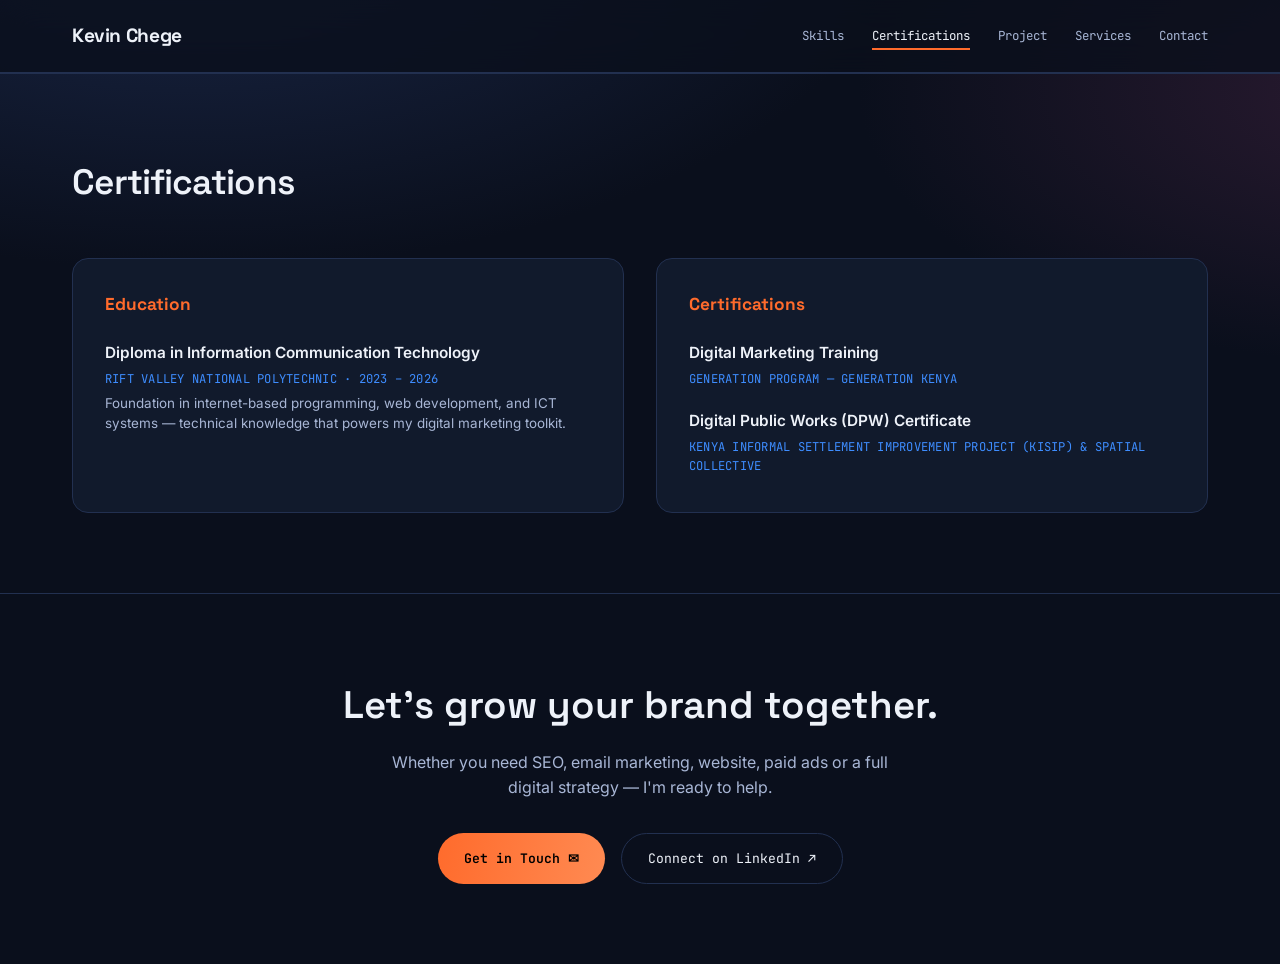
<file: certification.html>
<!DOCTYPE html>
<html lang="en">
<head>
<meta charset="UTF-8">
<meta name="viewport" content="width=device-width, initial-scale=1.0">
<title>Certifications | Kevin Chege</title>
<meta name="description" content="Kevin Chege — Digital marketer specializing in SEO, content strategy, email marketing, paid ads, and web design. Nakuru, Kenya.">
<link rel="preconnect" href="https://fonts.googleapis.com">
<link rel="preconnect" href="https://fonts.gstatic.com" crossorigin>
<link href="https://fonts.googleapis.com/css2?family=Space+Grotesk:wght@400;500;600;700&family=Inter:wght@400;500;600;700&family=JetBrains+Mono:wght@400;500&display=swap" rel="stylesheet">
<link rel="stylesheet" href="style.css">
</head>
<body>

<!-- ════════════════════ NAV ════════════════════ -->
<nav>
  <div class="wrap">
    <a href="index.html" class="logo">Kevin<span> </span>Chege</a>
    <div class="navlinks">
      <a href="skills.html">Skills</a>
      <a href="certification.html" class="active">Certifications</a>
      <a href="project.html">Project</a>
      <a href="services.html">Services</a>
      <a href="#contact">Contact</a>
    </div>
  </div>
</nav>

<!-- ════════════════════ EDUCATION ════════════════════ -->
<section class="section" id="education">
  <div class="wrap">
    <div class="head">
      <h2>Certifications</h2>
    </div>
    <div class="two-col reveal">
      <div class="info-card">
        <h3>Education</h3>
        <div class="info-item">
          <div class="t">Diploma in Information Communication Technology</div>
          <div class="s">RIFT VALLEY NATIONAL POLYTECHNIC · 2023 – 2026</div>
          <div class="d">Foundation in internet-based programming, web development, and ICT systems — technical knowledge that powers my digital marketing toolkit.</div>
        </div>
      </div>
      <div class="info-card">
        <h3>Certifications</h3>
        <div class="info-item">
          <div class="t">Digital Marketing Training</div>
          <div class="s">GENERATION PROGRAM — GENERATION KENYA</div>
        </div>
        <div class="info-item">
          <div class="t">Digital Public Works (DPW) Certificate</div>
          <div class="s">KENYA INFORMAL SETTLEMENT IMPROVEMENT PROJECT (KISIP) &amp; SPATIAL COLLECTIVE</div>
        </div>
      </div>
    </div>
  </div>
</section>

<!-- ════════════════════ CTA BANNER ════════════════════ -->
<section class="cta-banner" id="contact">
  <div class="wrap reveal">
    <h2>Let's grow your brand together.</h2>
    <p>Whether you need SEO, email marketing, website, paid ads or a full digital strategy — I'm ready to help.</p>
    <div class="cta cta-center">
      <a href="mailto:kevinc10189@gmail.com" class="btn btn-primary">Get in Touch ✉</a>
      <a href="https://www.linkedin.com/in/kevin-chege1" target="_blank" rel="noopener" class="btn btn-ghost">Connect on LinkedIn ↗</a>
    </div>
  </div>
</section>

<!-- ════════════════════ SCROLL REVEAL SCRIPT ════════════════════ -->
<script>
  document.addEventListener('DOMContentLoaded', () => {
    const reveals = document.querySelectorAll('.reveal');
    const observer = new IntersectionObserver((entries) => {
      entries.forEach(entry => {
        if (entry.isIntersecting) {
          entry.target.classList.add('visible');
        }
      });
    }, { threshold: 0.1 });
    reveals.forEach(el => observer.observe(el));
  });
</script>

</body>
</html>
</file>
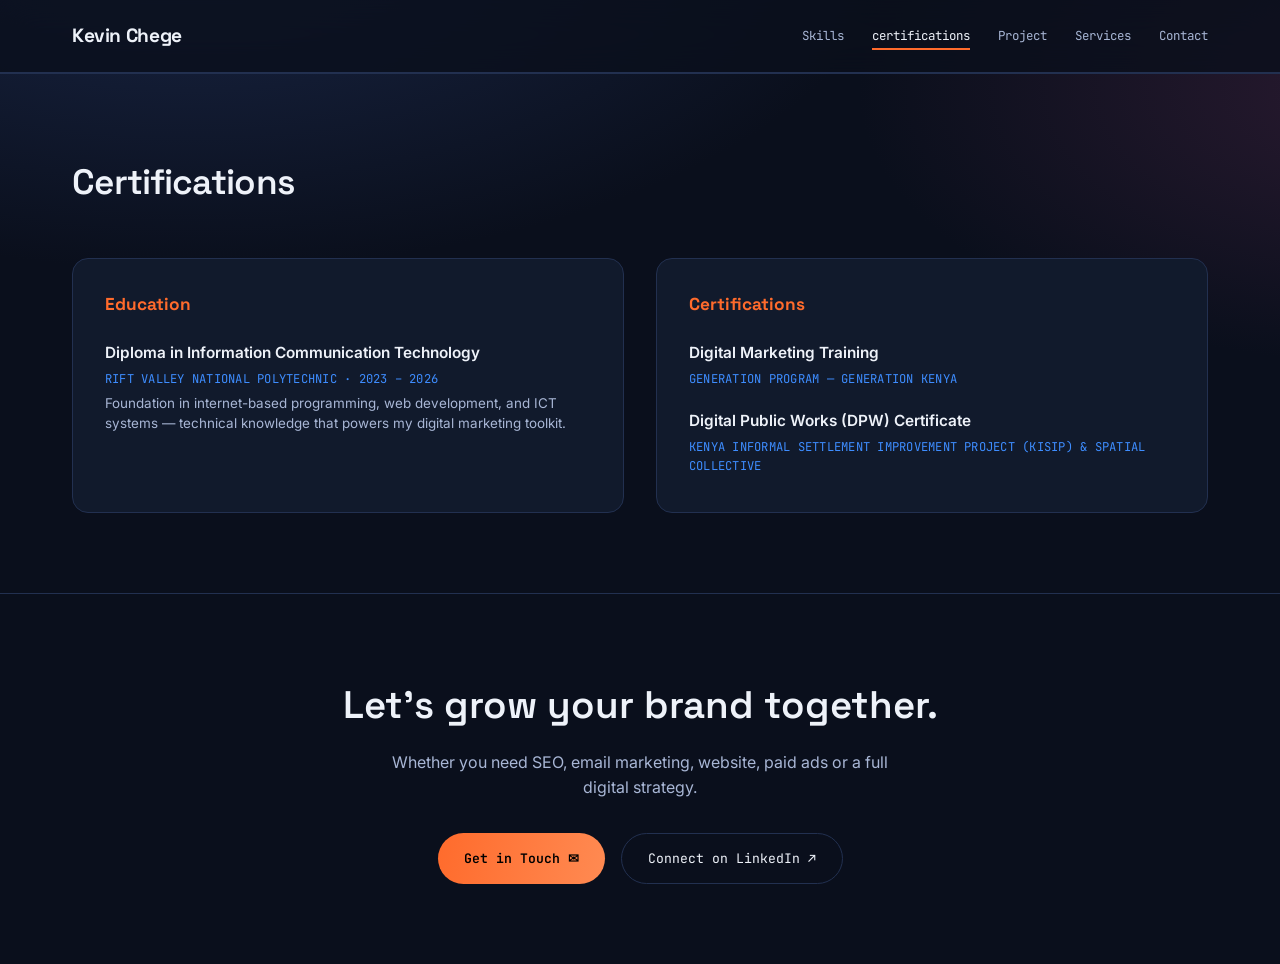
<file: experience.html>
<!DOCTYPE html>
<html lang="en">
<head>
<meta charset="UTF-8">
<meta name="viewport" content="width=device-width, initial-scale=1.0">
<title>Certifications | Kevin Chege</title>
<meta name="description" content="Kevin Chege — Digital marketer specializing in SEO, content strategy, email marketing, paid ads, and web design. Nakuru, Kenya.">
<link rel="preconnect" href="https://fonts.googleapis.com">
<link rel="preconnect" href="https://fonts.gstatic.com" crossorigin>
<link href="https://fonts.googleapis.com/css2?family=Space+Grotesk:wght@400;500;600;700&family=Inter:wght@400;500;600;700&family=JetBrains+Mono:wght@400;500&display=swap" rel="stylesheet">
<link rel="stylesheet" href="style.css">
</head>
<body>

<!-- ════════════════════ NAV ════════════════════ -->
<nav>
  <div class="wrap">
    <a href="index.html" class="logo">Kevin<span> </span>Chege</a>
    <div class="navlinks">
      <a href="skills.html">Skills</a>
      <a href="certification.html" class="active">certifications</a>
      <a href="project.html">Project</a>
      <a href="services.html">Services</a>
      <a href="#contact">Contact</a>
    </div>
  </div>
</nav>

<!-- ════════════════════ EDUCATION ════════════════════ -->
<section class="section" id="education">
  <div class="wrap">
    <div class="head">
      <h2>Certifications</h2>
    </div>
    <div class="two-col reveal">
      <div class="info-card">
        <h3>Education</h3>
        <div class="info-item">
          <div class="t">Diploma in Information Communication Technology</div>
          <div class="s">RIFT VALLEY NATIONAL POLYTECHNIC · 2023 – 2026</div>
          <div class="d">Foundation in internet-based programming, web development, and ICT systems — technical knowledge that powers my digital marketing toolkit.</div>
        </div>
      </div>
      <div class="info-card">
        <h3>Certifications</h3>
        <div class="info-item">
          <div class="t">Digital Marketing Training</div>
          <div class="s">GENERATION PROGRAM — GENERATION KENYA</div>
        </div>
        <div class="info-item">
          <div class="t">Digital Public Works (DPW) Certificate</div>
          <div class="s">KENYA INFORMAL SETTLEMENT IMPROVEMENT PROJECT (KISIP) &amp; SPATIAL COLLECTIVE</div>
        </div>
      </div>
    </div>
  </div>
</section>

<!-- ════════════════════ CTA BANNER ════════════════════ -->
<section class="cta-banner" id="contact">
  <div class="wrap reveal">
    <h2>Let's grow your brand together.</h2>
    <p>Whether you need SEO, email marketing, website, paid ads or a full digital strategy.</p>
    <div class="cta cta-center">
      <a href="mailto:kevinc10189@gmail.com" class="btn btn-primary">Get in Touch ✉</a>
      <a href="https://www.linkedin.com/in/kevin-chege1" target="_blank" rel="noopener" class="btn btn-ghost">Connect on LinkedIn ↗</a>
    </div>
  </div>
</section>

<!-- ════════════════════ SCROLL REVEAL SCRIPT ════════════════════ -->
<script>
  document.addEventListener('DOMContentLoaded', () => {
    const reveals = document.querySelectorAll('.reveal');
    const observer = new IntersectionObserver((entries) => {
      entries.forEach(entry => {
        if (entry.isIntersecting) {
          entry.target.classList.add('visible');
        }
      });
    }, { threshold: 0.1 });
    reveals.forEach(el => observer.observe(el));
  });
</script>

</body>
</html>
</file>
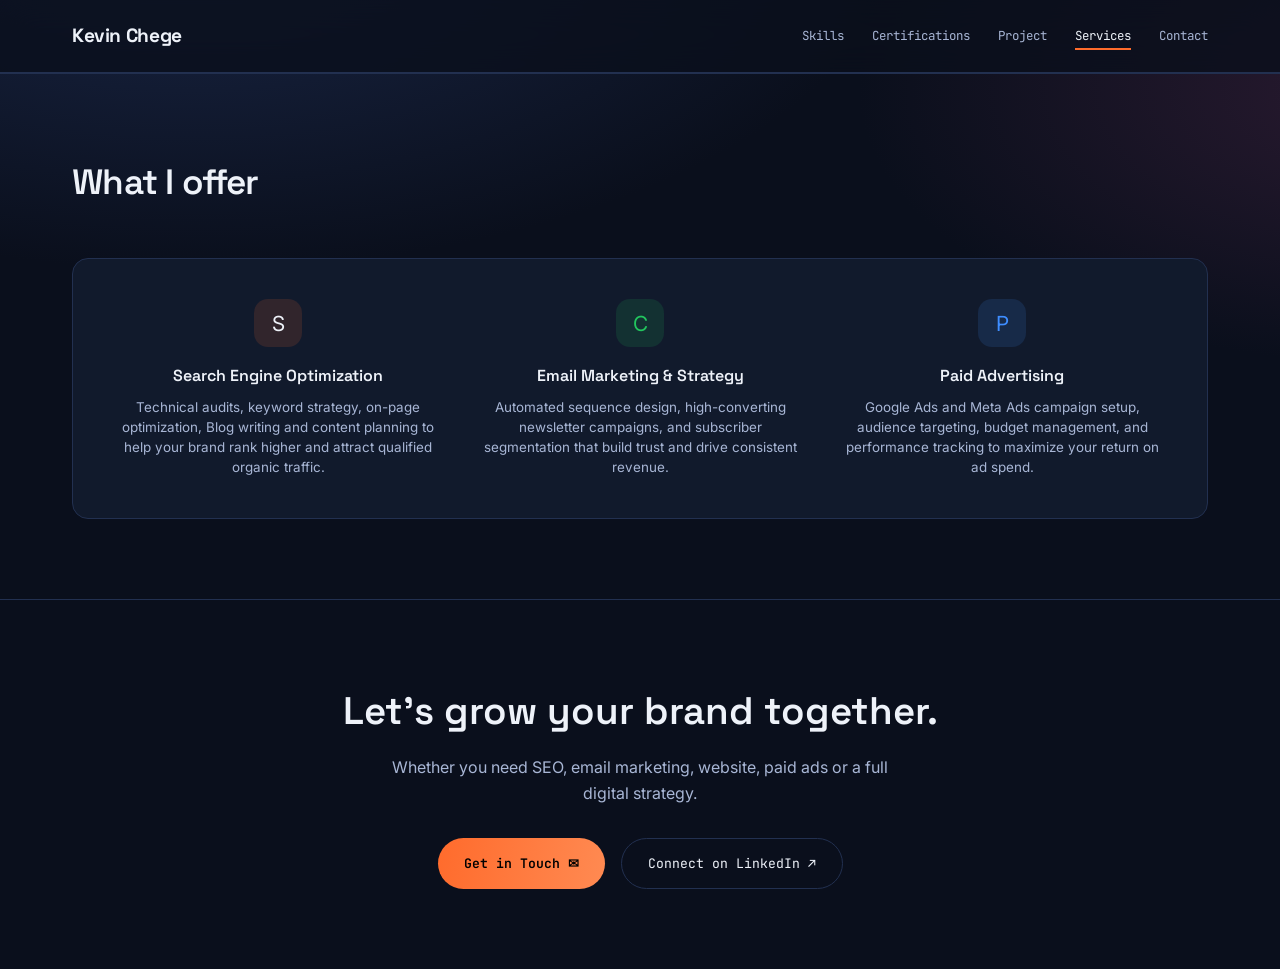
<file: services.html>
<!DOCTYPE html>
<html lang="en">
<head>
<meta charset="UTF-8">
<meta name="viewport" content="width=device-width, initial-scale=1.0">
<title>Services | Kevin Chege</title>
<meta name="description" content="Kevin Chege — Digital marketer specializing in SEO, content strategy, email marketing, paid ads, and web design. Nakuru, Kenya.">
<link rel="preconnect" href="https://fonts.googleapis.com">
<link rel="preconnect" href="https://fonts.gstatic.com" crossorigin>
<link href="https://fonts.googleapis.com/css2?family=Space+Grotesk:wght@400;500;600;700&family=Inter:wght@400;500;600;700&family=JetBrains+Mono:wght@400;500&display=swap" rel="stylesheet">
<link rel="stylesheet" href="style.css">
</head>
<body>

<!-- ════════════════════ NAV ════════════════════ -->
<nav>
  <div class="wrap">
    <a href="index.html" class="logo">Kevin<span> </span>Chege</a>
    <div class="navlinks">
      <a href="skills.html">Skills</a>
      <a href="certification.html">Certifications</a>
      <a href="project.html">Project</a>
      <a href="services.html" class="active">Services</a>
      <a href="#contact">Contact</a>
    </div>
  </div>
</nav>

<!-- ════════════════════ SERVICES ════════════════════ -->
<section class="section" id="services">
  <div class="wrap">
    <div class="head">
      <h2>What I offer</h2>
    </div>
    <div class="services reveal">
      <div class="service">
        <div class="dot orange">S</div>
        <h4>Search Engine Optimization</h4>
        <p>Technical audits, keyword strategy, on-page optimization, Blog writing and content planning to help your brand rank higher and attract qualified organic traffic.</p>
      </div>

      <div class="service">
        <div class="dot dot-green">C</div>
        <h4>Email Marketing &amp; Strategy</h4>
        <p>Automated sequence design, high-converting newsletter campaigns, and subscriber segmentation that build trust and drive consistent revenue.</p>
      </div>
        <div class="service">
        <div class="dot dot-blue">P</div>
        <h4>Paid Advertising</h4>
        <p>Google Ads and Meta Ads campaign setup, audience targeting, budget management, and performance tracking to maximize your return on ad spend.</p>
      </div>
    </div>
  </div>
</section>

<!-- ════════════════════ CTA BANNER ════════════════════ -->
<section class="cta-banner" id="contact">
  <div class="wrap reveal">
    <h2>Let's grow your brand together.</h2>
    <p>Whether you need SEO, email marketing, website, paid ads or a full digital strategy.</p>
    <div class="cta cta-center">
      <a href="Email:kevinc10189@gmail.com" class="btn btn-primary">Get in Touch ✉</a>
      <a href="https://www.linkedin.com/in/kevin-chege1" target="_blank" rel="noopener" class="btn btn-ghost">Connect on LinkedIn ↗</a>
    </div>
  </div>
</section>

<!-- ════════════════════ SCROLL REVEAL SCRIPT ════════════════════ -->
<script>
  document.addEventListener('DOMContentLoaded', () => {
    const reveals = document.querySelectorAll('.reveal');
    const observer = new IntersectionObserver((entries) => {
      entries.forEach(entry => {
        if (entry.isIntersecting) {
          entry.target.classList.add('visible');
        }
      });
    }, { threshold: 0.1 });
    reveals.forEach(el => observer.observe(el));
  });
</script>

</body>
</html>
</file>
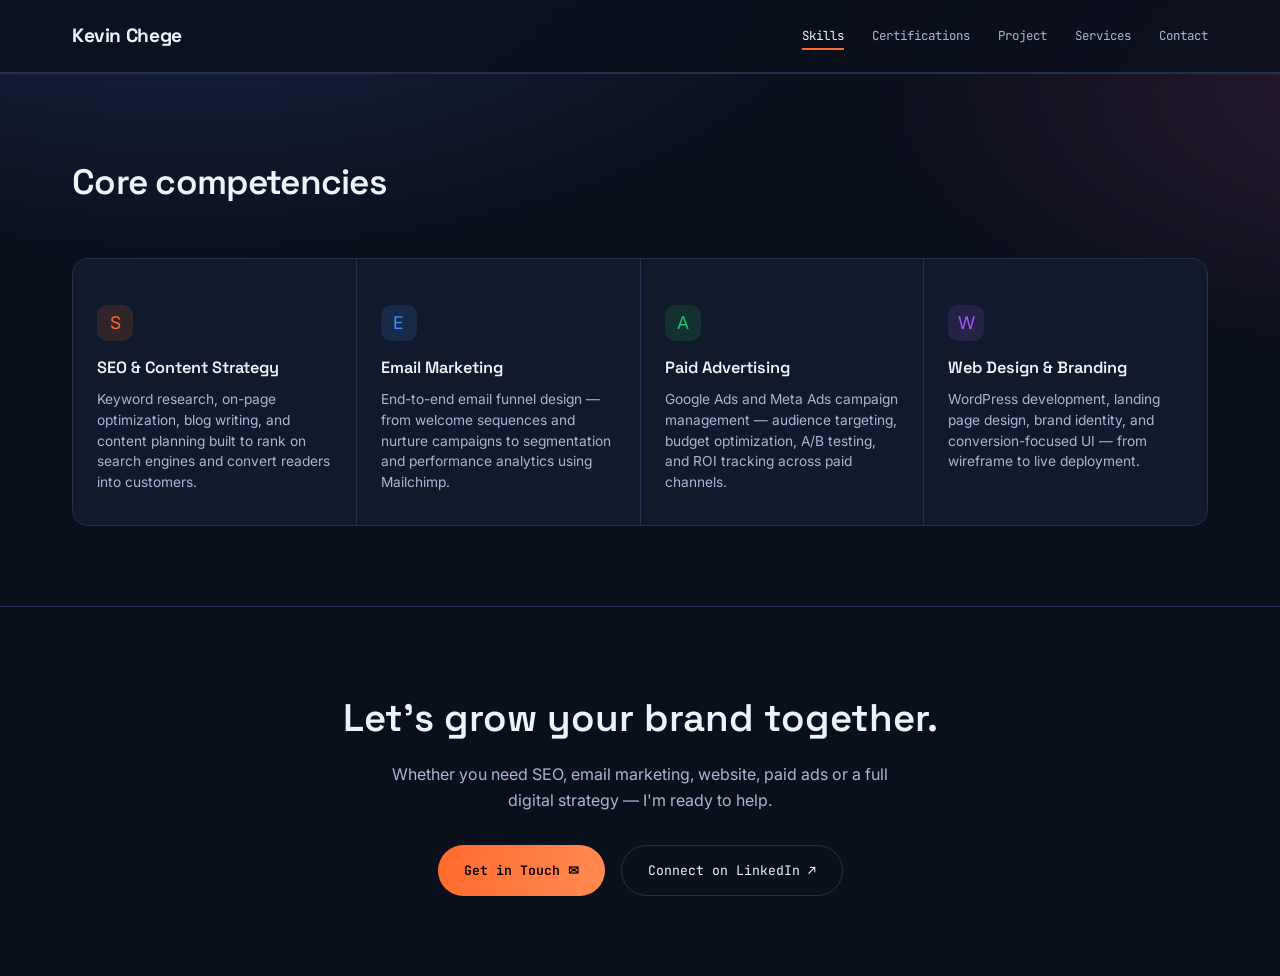
<file: skills.html>
<!DOCTYPE html>
<html lang="en">
<head>
<meta charset="UTF-8">
<meta name="viewport" content="width=device-width, initial-scale=1.0">
<title>Skills | Kevin Chege</title>
<meta name="description" content="Kevin Chege — Digital marketer specializing in SEO, content strategy, email marketing, paid ads, and web design. Nakuru, Kenya.">
<link rel="preconnect" href="https://fonts.googleapis.com">
<link rel="preconnect" href="https://fonts.gstatic.com" crossorigin>
<link href="https://fonts.googleapis.com/css2?family=Space+Grotesk:wght@400;500;600;700&family=Inter:wght@400;500;600;700&family=JetBrains+Mono:wght@400;500&display=swap" rel="stylesheet">
<link rel="stylesheet" href="style.css">
</head>
<body>

<!-- ════════════════════ NAV ════════════════════ -->
<nav>
  <div class="wrap">
    <a href="index.html" class="logo">Kevin<span> </span>Chege</a>
    <div class="navlinks">
      <a href="skills.html" class="active">Skills</a>
      <a href="certification.html">Certifications</a>
      <a href="project.html">Project</a>
      <a href="services.html">Services</a>
      <a href="#contact">Contact</a>
    </div>
  </div>
</nav>

<!-- ════════════════════ SKILLS ════════════════════ -->
<section class="section" id="skills">
  <div class="wrap">
    <div class="head">
      <h2>Core competencies</h2>
    </div>
    <div class="cap-grid reveal">
      <div class="cap">
        <div class="icon orange">S</div>
        <h3>SEO &amp; Content Strategy</h3>
        <p>Keyword research, on-page optimization, blog writing, and content planning built to rank on search engines and convert readers into customers.</p>
      </div>
      <div class="cap">
        <div class="icon blue">E</div>
        <h3>Email Marketing</h3>
        <p>End-to-end email funnel design — from welcome sequences and nurture campaigns to segmentation and performance analytics using Mailchimp.</p>
      </div>
      <div class="cap">
        <div class="icon green">A</div>
        <h3>Paid Advertising</h3>
        <p>Google Ads and Meta Ads campaign management — audience targeting, budget optimization, A/B testing, and ROI tracking across paid channels.</p>
      </div>
      <div class="cap">
        <div class="icon purple">W</div>
        <h3>Web Design &amp; Branding</h3>
        <p>WordPress development, landing page design, brand identity, and conversion-focused UI — from wireframe to live deployment.</p>
      </div>
    </div>
  </div>
</section>

<!-- ════════════════════ CTA BANNER ════════════════════ -->
<section class="cta-banner" id="contact">
  <div class="wrap reveal">
    <h2>Let's grow your brand together.</h2>
    <p>Whether you need SEO, email marketing, website, paid ads or a full digital strategy — I'm ready to help.</p>
    <div class="cta cta-center">
      <a href="Email:kevinc10189@gmail.com" class="btn btn-primary">Get in Touch ✉</a>
      <a href="https://www.linkedin.com/in/kevin-chege1" target="_blank" rel="noopener" class="btn btn-ghost">Connect on LinkedIn ↗</a>
    </div>
  </div>
</section>

<!-- ════════════════════ SCROLL REVEAL SCRIPT ════════════════════ -->
<script>
  document.addEventListener('DOMContentLoaded', () => {
    const reveals = document.querySelectorAll('.reveal');
    const observer = new IntersectionObserver((entries) => {
      entries.forEach(entry => {
        if (entry.isIntersecting) {
          entry.target.classList.add('visible');
        }
      });
    }, { threshold: 0.1 });
    reveals.forEach(el => observer.observe(el));
  });
</script>

</body>
</html>
</file>
<file: style.css>
:root{
    --bg: #0A0F1C;
    --panel: #111A2C;
    --panel-2: #16213A;
    --panel-3: #1B2A44;
    --line: #223050;
    --line-light: #2D3F60;
    --orange: #FF6B2C;
    --orange-light: #FF8A52;
    --orange-soft: #FF6B2C22;
    --blue: #3E8DFF;
    --blue-soft: #3E8DFF22;
    --green: #22C55E;
    --green-soft: #22C55E22;
    --purple: #A855F7;
    --purple-soft: #A855F722;
    --text: #EEF2F9;
    --muted: #A8B6D5;
    --mono: 'JetBrains Mono', monospace;
    --display: 'Space Grotesk', sans-serif;
    --body: 'Inter', sans-serif;
    --radius: 16px;
    --shadow: 0 4px 24px rgba(0,0,0,0.3);
  }
  *{margin:0;padding:0;box-sizing:border-box;}
  html{scroll-behavior:smooth;}
  body{
    background-color: var(--bg);
    background-image:
      radial-gradient(1200px 600px at 15% -10%, #1a2748 0%, transparent 60%),
      radial-gradient(1000px 500px at 110% 10%, #2a1a30 0%, transparent 55%);
    background-attachment: fixed;
    color:var(--text);
    font-family:var(--body);
    line-height:1.6;
    overflow-x:hidden;
  }
  a{color:inherit;text-decoration:none;}
  img{max-width:100%;display:block;}
  .wrap{max-width:1200px;margin:0 auto;padding:0 32px;}
  ::selection{background:var(--orange);color:#0A0F1C;}

  /* ─── NAV ─── */
  nav{
    position:sticky;top:0;z-index:50;
    backdrop-filter:blur(16px);
    background:rgba(10,15,28,0.8);
    border-bottom:1px solid var(--line);
    transition:background .3s;
  }
  nav .wrap{display:flex;align-items:center;justify-content:space-between;height:72px;}
  .logo{font-family:var(--display);font-weight:700;font-size:1.2rem;letter-spacing:-0.02em;}
  .logo span{color:var(--orange);}
  .navlinks{display:flex;gap:28px;font-family:var(--mono);font-size:0.78rem;color:var(--muted);}
  .navlinks a{transition:color .2s;position:relative;}
  .navlinks a:hover{color:var(--text);}
  .navlinks a::after{
    content:"";position:absolute;bottom:-4px;left:0;width:0;height:2px;
    background:var(--orange);transition:width .3s;
  }
  .navlinks a:hover::after{width:100%;}
  @media(max-width:640px){
    /* Phone: keep name and links on one row; text scales down with screen width so nothing overlaps */
    nav .wrap{height:64px;padding:0 12px;gap:8px;flex-wrap:nowrap;}
    .logo{font-size:clamp(0.8rem,3.8vw,1.2rem);white-space:nowrap;}
    .navlinks{gap:2vw;font-size:clamp(0.45rem,2.3vw,0.7rem);white-space:nowrap;}
  }

  /* ─── HERO ─── */
  .hero{position:relative;padding:100px 0 80px;overflow:hidden;}
  .hero .wrap{display:grid;grid-template-columns:1fr auto;gap:60px;align-items:center;}
  @media(max-width:1024px){
    .hero .wrap{grid-template-columns:1fr;text-align:center;}
    .hero .cta{justify-content:center;}
    .hero p.sub{margin-left:auto;margin-right:auto;}
    .hero .eyebrow{justify-content:center;}
  }

  .eyebrow{
    font-family:var(--mono);font-size:0.78rem;letter-spacing:0.12em;
    color:var(--orange);text-transform:uppercase;
    display:inline-flex;align-items:center;gap:10px;margin-bottom:22px;
  }
  .eyebrow::before{content:"";width:8px;height:8px;border-radius:50%;background:var(--blue);box-shadow:0 0 12px var(--blue);}

  .hero h1{
    font-family:var(--display);font-weight:700;
    font-size:clamp(2.4rem, 5.5vw, 4.2rem);
    letter-spacing:-0.03em;line-height:1.05;
  }
  .hero h1 .grad{
    color:var(--orange); /* fallback for browsers without background-clip support */
    background:linear-gradient(100deg, var(--orange), var(--blue));
    -webkit-background-clip:text;background-clip:text;
    -webkit-text-fill-color:transparent;
  }
  .hero p.sub{
    margin-top:24px;max-width:560px;color:var(--muted);font-size:1.05rem;
  }
  .hero .cta{display:flex;gap:16px;margin-top:36px;flex-wrap:wrap;}
  .btn{
    font-family:var(--mono);font-size:0.82rem;padding:14px 26px;border-radius:999px;
    display:inline-flex;align-items:center;gap:8px;transition:transform .2s, box-shadow .2s;
    border:1px solid var(--line);cursor:pointer;
  }
  .btn-primary{background:linear-gradient(100deg, var(--orange), var(--orange-light));color:#000000;font-weight:600;border:none;}
  .btn-primary:hover{transform:translateY(-2px);box-shadow:0 12px 36px -10px rgba(255,107,44,0.4);}
  .btn-ghost{color:var(--text);}
  .btn-ghost:hover{border-color:var(--blue);color:var(--blue);transform:translateY(-2px);}

  /* ─── PHOTO PLACEHOLDER ─── */
  .photo-frame{
    width:100%;max-width:280px;aspect-ratio:4/5;border-radius:20px;overflow:hidden;position:relative;
    border:2px solid var(--line);background:var(--panel);
    box-shadow:0 0 0 1px var(--line-light), var(--shadow);
    transition:transform .3s, border-color .3s;
  }
  .photo-frame:hover{transform:translateY(-4px);border-color:var(--orange);}
  .photo-frame .placeholder{
    display:flex;flex-direction:column;align-items:center;justify-content:center;
    height:100%;text-align:center;padding:24px;
    background:
      linear-gradient(135deg, var(--panel) 0%, var(--panel-3) 100%);
  }
  .photo-frame .avatar-icon{
    width:120px;height:120px;border-radius:50%;
    border:2px dashed var(--line-light);
    display:flex;align-items:center;justify-content:center;
    margin-bottom:20px;
    background:var(--panel-2);
  }
  .photo-frame .avatar-icon svg{width:48px;height:48px;color:var(--muted);opacity:0.5;}
  .photo-frame .placeholder p{
    font-family:var(--mono);font-size:0.7rem;color:var(--muted);
    letter-spacing:0.05em;line-height:1.6;
  }
  .photo-frame .placeholder .label{
    font-family:var(--display);font-size:0.85rem;font-weight:600;
    color:var(--text);margin-bottom:6px;
  }
  .photo-frame .placeholder .tag{
    display:inline-block;margin-top:12px;
    font-family:var(--mono);font-size:0.65rem;
    padding:4px 10px;border-radius:999px;
    border:1px dashed var(--orange);color:var(--orange);
    background:var(--orange-soft);
  }
  @media(max-width:1024px){
    .photo-frame{max-width:220px;margin:0 auto;}
  }

  /* ─── METRICS BAR ─── */
  .metrics{
    padding:0 0 80px;
  }
  .metrics-inner{
    display:grid;grid-template-columns:repeat(4,1fr);gap:1px;
    background:var(--line);border:1px solid var(--line);border-radius:var(--radius);overflow:hidden;
  }
  @media(max-width:768px){.metrics-inner{grid-template-columns:repeat(2,1fr);}}
  .metric{
    background:var(--panel);padding:28px 20px;text-align:center;
    transition:background .2s;
  }
  .metric:hover{background:var(--panel-2);}
  .metric .val{font-family:var(--display);font-weight:700;font-size:2rem;color:var(--orange);}
  .metric .lbl{font-family:var(--mono);font-size:0.72rem;color:var(--muted);margin-top:6px;letter-spacing:0.04em;text-transform:uppercase;}



  /* ─── SECTION HEADS ─── */
  .section{padding:80px 0;border-top:1px solid var(--line);}
  .head{display:flex;align-items:baseline;justify-content:space-between;gap:20px;margin-bottom:48px;flex-wrap:wrap;}
  .head h2{font-family:var(--display);font-size:clamp(1.6rem,3vw,2.2rem);font-weight:600;letter-spacing:-0.02em;}
  .head .idx{font-family:var(--mono);font-size:0.78rem;color:var(--muted);letter-spacing:0.06em;}

  /* ─── CAPABILITIES ─── */
  .cap-grid{display:grid;grid-template-columns:repeat(4,1fr);gap:1px;background:var(--line);border:1px solid var(--line);border-radius:var(--radius);overflow:hidden;}
  @media (max-width:1024px){.cap-grid{grid-template-columns:repeat(2,1fr);}}
  @media (max-width:640px){.cap-grid{grid-template-columns:1fr;}}
  .cap{background:var(--panel);padding:32px 24px;transition:background .25s;}
  .cap:hover{background:var(--panel-2);}
  .cap .num{font-family:var(--mono);color:var(--orange);font-size:0.75rem;letter-spacing:0.04em;}
  .cap .icon{width:36px;height:36px;margin-top:14px;border-radius:10px;display:flex;align-items:center;justify-content:center;font-size:1.1rem;}
  .cap .icon.orange{background:var(--orange-soft);color:var(--orange);}
  .cap .icon.blue{background:var(--blue-soft);color:var(--blue);}
  .cap .icon.green{background:var(--green-soft);color:var(--green);}
  .cap .icon.purple{background:var(--purple-soft);color:var(--purple);}
  .cap h3{font-family:var(--display);margin-top:14px;font-size:1.02rem;font-weight:600;}
  .cap p{margin-top:8px;color:var(--muted);font-size:0.86rem;line-height:1.5;}


  /* ─── FEATURED CLIENT ─── */
  .client-card{
    background:var(--panel);border:1px solid var(--line);border-radius:20px;
    padding:48px;display:grid;grid-template-columns:1fr 1fr;gap:44px;align-items:center;
  }
  @media (max-width:1024px){.client-card{grid-template-columns:1fr;padding:28px;}}
  .client-card .tag{
    font-family:var(--mono);font-size:0.72rem;color:var(--green);
    letter-spacing:.08em;text-transform:uppercase;
    display:inline-block;padding:4px 10px;border-radius:6px;
    background:var(--green-soft);border:1px solid rgba(34,197,94,0.15);
  }

  /* ─── PROJECT CARDS ─── */
  .proj{
    display:grid;grid-template-columns:0.9fr 1.1fr;gap:0;
    background:var(--panel);border:1px solid var(--line);border-radius:20px;
    overflow:hidden;margin-bottom:28px;transition:border-color .3s;
  }
  .proj:hover{border-color:var(--line-light);}
  .proj:nth-child(even){grid-template-columns:1.1fr 0.9fr;}
  @media (max-width:768px){.proj, .proj:nth-child(even){grid-template-columns:1fr;}}
  .proj .media{position:relative;background:#0d1424;min-height:230px;overflow:hidden;}
  .proj:nth-child(even) .media{order:2;}
  .proj .media img{width:100%;height:100%;object-fit:cover;min-height:230px;transition:transform .4s;}
  .proj:hover .media img{transform:scale(1.04);}
  .proj .media::after{
    content:"";position:absolute;inset:0;
    background:linear-gradient(160deg, transparent 40%, #0A0F1Ccc);
  }
  .proj .body{padding:38px;display:flex;flex-direction:column;justify-content:center;}
  .proj .kicker{font-family:var(--mono);font-size:0.72rem;color:var(--orange);letter-spacing:.08em;margin-bottom:12px;text-transform:uppercase;}
  .proj h3{font-family:var(--display);font-size:1.4rem;font-weight:600;margin-bottom:12px;line-height:1.3;}
  .proj p{color:var(--muted);font-size:0.92rem;margin-bottom:10px;line-height:1.5;}
  .proj .links{display:flex;gap:12px;flex-wrap:wrap;margin-top:16px;}
  .proj .links a{
    font-family:var(--mono);font-size:0.76rem;padding:9px 16px;border-radius:999px;
    border:1px solid var(--line);transition:.2s;
  }
  .proj .links a:hover{border-color:var(--blue);color:var(--blue);}

  /* ─── SERVICES STRIP ─── */
  .services{
    background:var(--panel);border:1px solid var(--line);border-radius:var(--radius);
    padding:40px;display:grid;grid-template-columns:repeat(3,1fr);gap:32px;
  }
  @media(max-width:768px){.services{grid-template-columns:1fr;padding:28px;}}
  .service{text-align:center;}
  .service .dot{width:48px;height:48px;border-radius:14px;display:flex;align-items:center;justify-content:center;margin:0 auto 16px;font-size:1.3rem;}
  .service h4{font-family:var(--display);font-size:1rem;font-weight:600;margin-bottom:8px;}
  .service p{color:var(--muted);font-size:0.84rem;line-height:1.5;}

  /* ─── EDU / CERTS / TOOLS ─── */
  .two-col{display:grid;grid-template-columns:1fr 1fr;gap:32px;}
  @media (max-width:768px){.two-col{grid-template-columns:1fr;}}
  .info-card{background:var(--panel);border:1px solid var(--line);border-radius:16px;padding:32px;}
  .info-card h3{font-family:var(--display);font-size:1.08rem;margin-bottom:22px;color:var(--orange);display:flex;align-items:center;gap:8px;}
  .info-item{margin-bottom:20px;}
  .info-item:last-child{margin-bottom:0;}
  .info-item .t{font-weight:600;font-size:0.96rem;}
  .info-item .s{font-family:var(--mono);font-size:0.76rem;color:var(--blue);margin:4px 0;letter-spacing:0.02em;}
  .info-item .d{color:var(--muted);font-size:0.84rem;line-height:1.5;}
  .tool-chips{display:flex;flex-wrap:wrap;gap:10px;margin-top:20px;}
  .tool-chips span{
    font-family:var(--mono);font-size:0.74rem;padding:8px 14px;border-radius:999px;
    border:1px solid var(--line);color:var(--muted);transition:.2s;
  }
  .tool-chips span:hover{border-color:var(--blue);color:var(--blue);}

  /* ─── CTA BANNER ─── */
  .cta-banner{
    padding:80px 0;border-top:1px solid var(--line);
    text-align:center;
  }
  .cta-banner h2{font-family:var(--display);font-size:clamp(1.6rem,3vw,2.4rem);font-weight:600;margin-bottom:14px;}
  .cta-banner p{color:var(--muted);font-size:1rem;margin-bottom:32px;max-width:500px;margin-left:auto;margin-right:auto;}

  /* ─── FOOTER ─── */
  footer{padding:50px 0;border-top:1px solid var(--line);}
  footer .wrap{display:flex;justify-content:space-between;align-items:center;flex-wrap:wrap;gap:20px;}
  .social{display:flex;gap:14px;}
  .social a{
    width:40px;height:40px;border-radius:50%;border:1px solid var(--line);
    display:flex;align-items:center;justify-content:center;font-family:var(--mono);font-size:0.72rem;
    transition:.2s;color:var(--muted);font-weight:500;
  }

  /* ─── SCROLL ANIMATION ─── */
  .reveal{opacity:0;transform:translateY(24px);transition:opacity .6s ease, transform .6s ease;}
  .reveal.visible{opacity:1;transform:translateY(0);}

  .navlinks a.active{color:var(--text);}
  .navlinks a.active::after{width:100%;}

  /* ─── INLINE STYLE EXTRACTIONS ─── */
  .cta-center{display:flex;gap:16px;flex-wrap:wrap;justify-content:center;}
  .dot.orange{background:var(--orange-soft);}
  .dot-green{background:var(--green-soft);color:var(--green);}
  .dot-blue{background:var(--blue-soft);color:var(--blue);}
</file>
